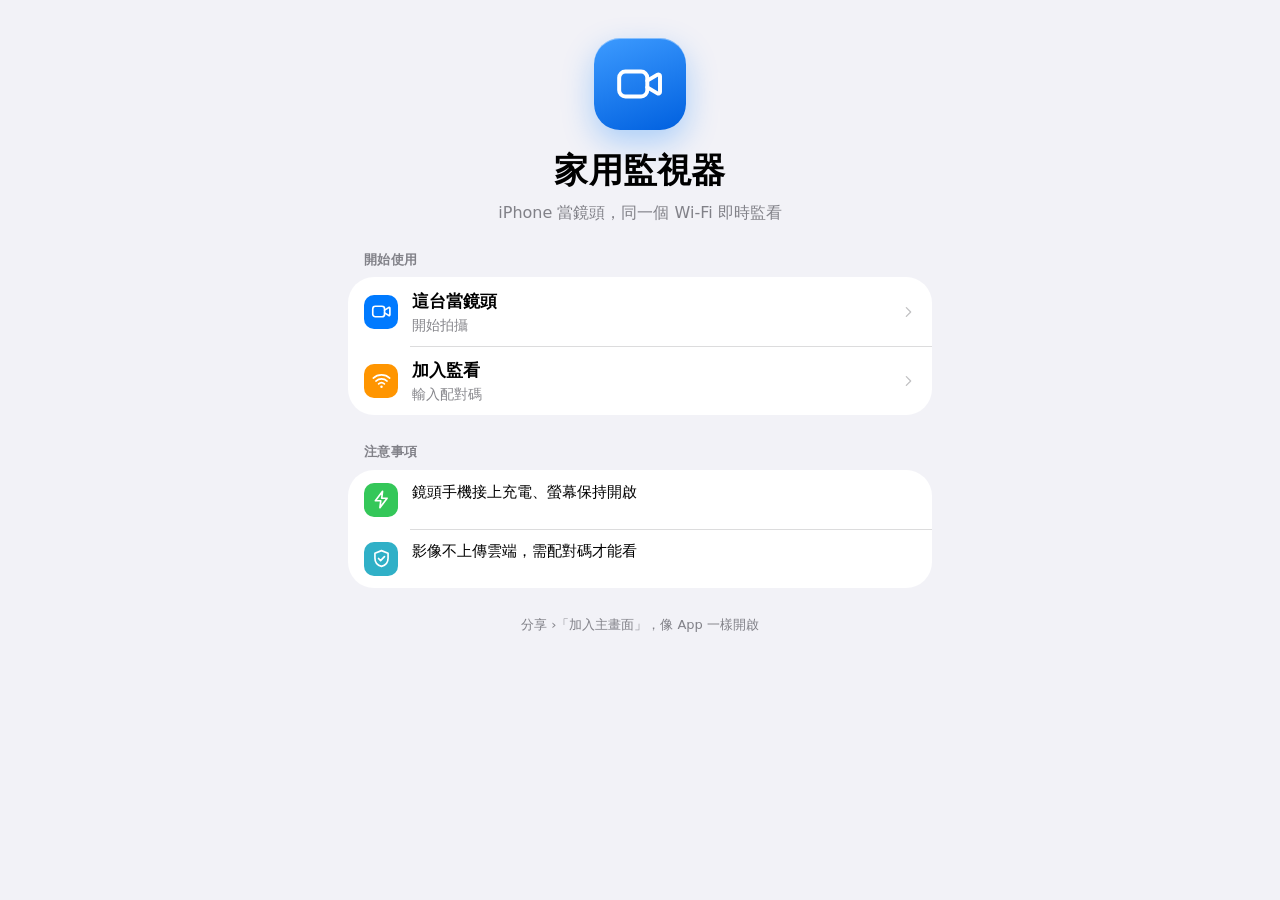
<file: index.html>
<!DOCTYPE html>
<html lang="zh-Hant">
<head>
  <meta charset="utf-8">
  <meta name="viewport" content="width=device-width, initial-scale=1, viewport-fit=cover">
  <meta name="apple-mobile-web-app-capable" content="yes">
  <meta name="mobile-web-app-capable" content="yes">
  <meta name="apple-mobile-web-app-status-bar-style" content="default">
  <meta name="apple-mobile-web-app-title" content="家用監視器">
  <meta name="theme-color" content="#f2f2f7" media="(prefers-color-scheme: light)">
  <meta name="theme-color" content="#000000" media="(prefers-color-scheme: dark)">
  <meta name="referrer" content="no-referrer">
  <link rel="apple-touch-icon" href="icons/icon-180.png">
  <link rel="icon" href="icons/icon-192.png">
  <link rel="manifest" href="manifest.webmanifest">
  <title>家用監視器</title>
  <link rel="stylesheet" href="css/style.css?v=14">
</head>
<body class="page-home">
  <main class="home">
    <header class="hero">
      <div class="app-icon"><svg class="ic"><use href="icons/sprite.svg?v=14#cam"/></svg></div>
      <h1>家用監視器</h1>
      <p>iPhone 當鏡頭，同一個 Wi-Fi 即時監看</p>
    </header>

    <section class="group">
      <h2 class="group-title">開始使用</h2>
      <div class="list">
        <a class="list-row" href="camera.html" id="goCamera">
          <span class="row-icon blue"><svg class="ic"><use href="icons/sprite.svg?v=14#cam"/></svg></span>
          <span class="row-text"><b>這台當鏡頭</b><small id="camDesc">開始拍攝</small></span>
          <svg class="chev"><use href="icons/sprite.svg?v=14#chev"/></svg>
        </a>
        <a class="list-row hidden" href="viewer.html" id="goViewer">
          <span class="row-icon green"><svg class="ic"><use href="icons/sprite.svg?v=14#play"/></svg></span>
          <span class="row-text"><b>繼續監看</b><small>回到上次的房間</small></span>
          <svg class="chev"><use href="icons/sprite.svg?v=14#chev"/></svg>
        </a>
        <button type="button" class="list-row" id="goJoin">
          <span class="row-icon orange"><svg class="ic"><use href="icons/sprite.svg?v=14#wifi"/></svg></span>
          <span class="row-text"><b>加入監看</b><small>輸入配對碼</small></span>
          <svg class="chev"><use href="icons/sprite.svg?v=14#chev"/></svg>
        </button>
      </div>
    </section>

    <section class="group">
      <h2 class="group-title">注意事項</h2>
      <div class="list">
        <div class="list-row static"><span class="row-icon green"><svg class="ic"><use href="icons/sprite.svg?v=14#bolt"/></svg></span><span class="row-text">鏡頭手機接上充電、螢幕保持開啟</span></div>
        <div class="list-row static"><span class="row-icon teal"><svg class="ic"><use href="icons/sprite.svg?v=14#shield"/></svg></span><span class="row-text">影像不上傳雲端，需配對碼才能看</span></div>
      </div>
    </section>
    <p class="footnote">分享 ›「加入主畫面」，像 App 一樣開啟</p>
  </main>

  <!-- 加入監看 -->
  <div id="joinModal" class="modal hidden" role="dialog" aria-modal="true" aria-labelledby="joinTitle">
    <div class="card">
      <div class="sheet-head">
        <h2 id="joinTitle">加入監看</h2>
        <button type="button" class="icon-btn" id="btnJoinClose" aria-label="關閉"><svg class="ic"><use href="icons/sprite.svg?v=14#xmark"/></svg></button>
      </div>
      <div class="join-status"><div class="spinner small-spinner" id="joinSpinner"></div><p id="joinStatus"></p></div>
      <div id="roomList" class="room-list"></div>
      <form id="pinForm" class="hidden" autocomplete="off">
        <p class="note">房間：<b id="pinRoom"></b></p>
        <input type="text" id="pinInput" class="pin-input" inputmode="numeric" pattern="[0-9]*" maxlength="4"
               placeholder="····" aria-label="4 位數配對碼" autocomplete="off">
        <p class="error" id="pinError"></p>
        <div class="row">
          <button type="button" id="btnPinBack">返回</button>
          <button type="submit" class="primary">加入</button>
        </div>
      </form>
      <div class="row">
        <button type="button" id="btnRetry" class="hidden"><svg class="ic"><use href="icons/sprite.svg?v=14#retry"/></svg>重新搜尋</button>
      </div>
    </div>
  </div>

  <script src="vendor/peerjs.min.js?v=14"></script>
  <script src="js/config.js?v=14"></script>
  <script src="js/common.js?v=14"></script>
  <script src="js/join.js?v=14"></script>
  <script>
    (function () {
      function get(n) { try { return JSON.parse(localStorage.getItem('ipcam.' + n)); } catch (e) { return null; } }
      var ok = function (k) { return typeof k === 'string' && /^[A-Za-z0-9_-]{16,64}$/.test(k); };
      var vk = get('view.key');
      if (ok(vk)) {
        var v = document.getElementById('goViewer');
        v.href = 'viewer.html#k=' + vk;
        v.classList.remove('hidden');
      }
      var ck = get('cam.key');
      if (ok(ck)) {
        document.getElementById('goCamera').href = 'camera.html#k=' + ck;
        document.getElementById('camDesc').textContent = '繼續上次的房間';
      }
    })();
  </script>
</body>
</html>
</file>
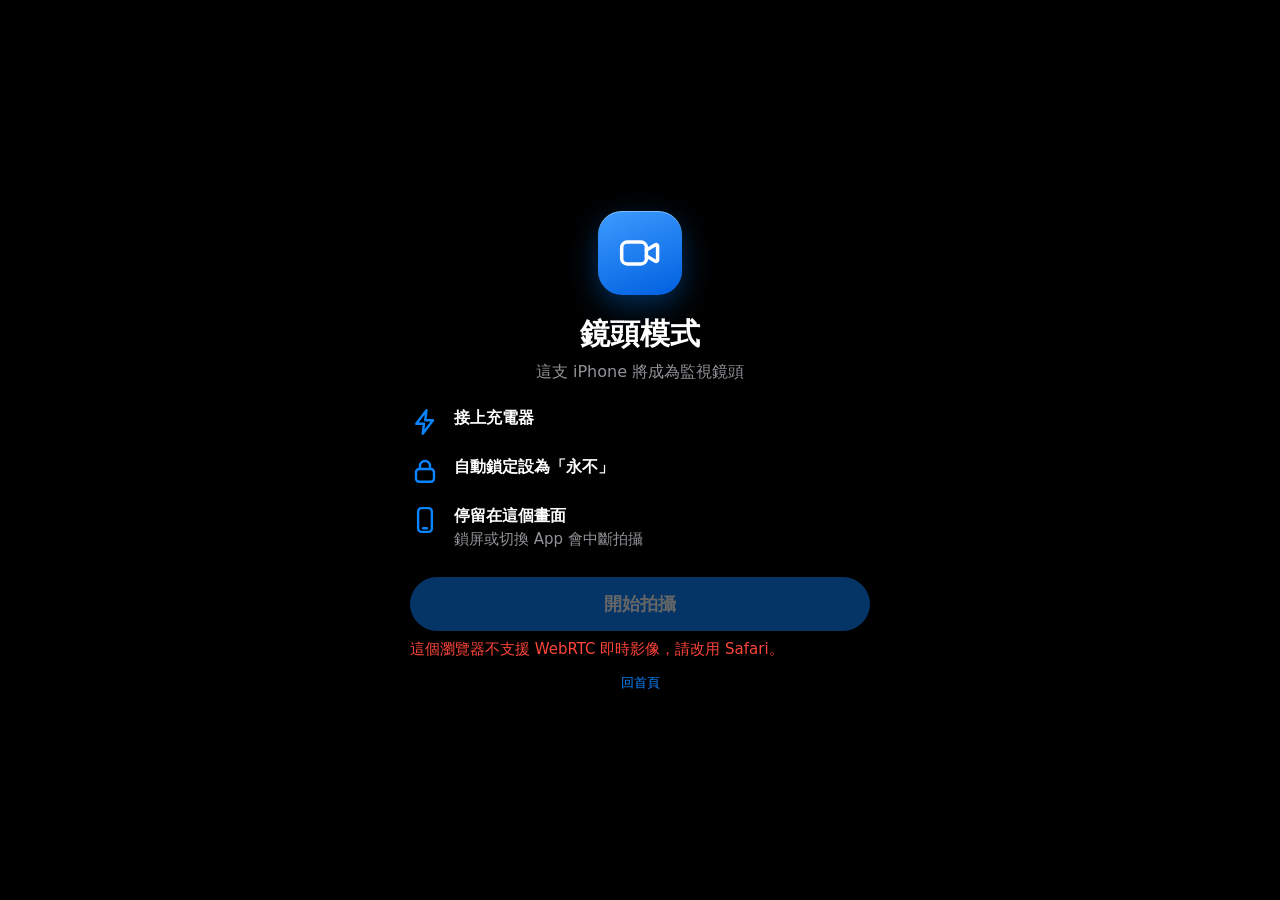
<file: camera.html>
<!DOCTYPE html>
<html lang="zh-Hant">
<head>
  <meta charset="utf-8">
  <meta name="viewport" content="width=device-width, initial-scale=1, viewport-fit=cover">
  <meta name="apple-mobile-web-app-capable" content="yes">
  <meta name="mobile-web-app-capable" content="yes">
  <meta name="apple-mobile-web-app-status-bar-style" content="black-translucent">
  <meta name="apple-mobile-web-app-title" content="監視鏡頭">
  <meta name="theme-color" content="#000000">
  <meta name="referrer" content="no-referrer">
  <link rel="apple-touch-icon" href="icons/icon-180.png">
  <link rel="icon" href="icons/icon-192.png">
  <link rel="manifest" href="manifest.webmanifest">
  <title>鏡頭｜家用監視器</title>
  <link rel="stylesheet" href="css/style.css?v=14">
</head>
<body class="page-camera theme-dark">
  <video id="preview" autoplay playsinline muted></video>

  <header class="topbar">
    <div class="chip glass" id="status"><span class="dot wait"></span><span id="statusText">準備中</span></div>
    <div class="chip glass" id="camName">鏡頭</div>
    <div class="chip glass" id="viewerCount" title="正在監看的裝置數"><svg class="ic"><use href="icons/sprite.svg?v=14#eye"/></svg><span id="viewerNum">0</span></div>
    <div class="chip glass hidden" id="pinChip" title="配對碼"><svg class="ic"><use href="icons/sprite.svg?v=14#key"/></svg><b id="pinText">----</b></div>
  </header>

  <nav class="dock glass" id="toolbar" aria-label="鏡頭控制">
    <button type="button" class="dock-btn" id="btnFlip" aria-label="切換前後鏡頭"><svg class="ic"><use href="icons/sprite.svg?v=14#flip"/></svg></button>
    <label class="dock-pill" for="selQuality">
      <select id="selQuality" aria-label="畫質">
        <option value="480">480p</option>
        <option value="720">720p</option>
        <option value="1080">1080p</option>
      </select>
    </label>
    <button type="button" class="dock-btn" id="btnMic" aria-label="麥克風"><svg class="ic"><use href="icons/sprite.svg?v=14#mic"/></svg></button>
    <button type="button" class="dock-btn" id="btnBlack" aria-label="黑畫面省電"><svg class="ic"><use href="icons/sprite.svg?v=14#moon"/></svg></button>
    <span class="dock-sep"></span>
    <button type="button" class="dock-btn" id="btnQR" aria-label="QR Code 與配對碼"><svg class="ic"><use href="icons/sprite.svg?v=14#qr"/></svg></button>
    <button type="button" class="dock-btn" id="btnSettings" aria-label="設定"><svg class="ic"><use href="icons/sprite.svg?v=14#gear"/></svg></button>
  </nav>

  <div id="blackout" class="blackout hidden">
    <div class="blackout-hint" id="blackoutHint">拍攝中<br>連點兩下回到畫面</div>
  </div>

  <!-- 開始畫面 -->
  <div id="startOverlay" class="overlay">
    <div class="card">
      <div class="hero-icon"><svg class="ic"><use href="icons/sprite.svg?v=14#cam"/></svg></div>
      <h1>鏡頭模式</h1>
      <p class="lead">這支 iPhone 將成為監視鏡頭</p>
      <p id="joinNote" class="note hidden" style="text-align:center">加入既有的房間</p>
      <ul class="features">
        <li><svg class="ic"><use href="icons/sprite.svg?v=14#bolt"/></svg><div><b>接上充電器</b></div></li>
        <li><svg class="ic"><use href="icons/sprite.svg?v=14#lock"/></svg><div><b>自動鎖定設為「永不」</b></div></li>
        <li><svg class="ic"><use href="icons/sprite.svg?v=14#phone"/></svg><div><b>停留在這個畫面</b><span>鎖屏或切換 App 會中斷拍攝</span></div></li>
      </ul>
      <button type="button" class="primary cta" id="btnStart">開始拍攝</button>
      <p id="startError" class="error hidden"></p>
      <p class="small"><a href="index.html">回首頁</a></p>
    </div>
  </div>

  <!-- QR Code 視窗 -->
  <div id="qrModal" class="modal hidden" role="dialog" aria-modal="true" aria-labelledby="qrTitle">
    <div class="card">
      <div class="sheet-head">
        <h2 id="qrTitle">邀請裝置</h2>
        <button type="button" class="icon-btn" data-close aria-label="關閉"><svg class="ic" style="pointer-events:none"><use href="icons/sprite.svg?v=14#xmark"/></svg></button>
      </div>
      <div class="tabs">
        <button type="button" class="tab active" data-tab="view">監看</button>
        <button type="button" class="tab" data-tab="join">加入其他鏡頭</button>
      </div>
      <div class="qr" id="qrBox"></div>
      <p class="note" id="qrDesc"></p>
      <p class="note pin-note" id="pinNote"></p>
      <div class="row">
        <button type="button" id="btnCopy">複製連結</button>
        <button type="button" class="primary" data-close>完成</button>
      </div>
    </div>
  </div>

  <!-- 設定視窗 -->
  <div id="settingsModal" class="modal hidden" role="dialog" aria-modal="true" aria-labelledby="setTitle">
    <div class="card">
      <div class="sheet-head">
        <h2 id="setTitle">鏡頭設定</h2>
        <button type="button" class="icon-btn" data-close aria-label="關閉"><svg class="ic" style="pointer-events:none"><use href="icons/sprite.svg?v=14#xmark"/></svg></button>
      </div>
      <label class="field">鏡頭名稱
        <input type="text" id="inpName" maxlength="20" placeholder="例如：客廳、嬰兒房">
      </label>
      <p class="note">房間代號 <b id="roomCode">----</b>　·　位置 <b id="slotNo">-</b>　·　配對碼 <b id="pinText2">----</b></p>
      <p class="small">網路代碼 <b id="netCodes">偵測中…</b></p>
      <div class="row">
        <button type="button" class="danger" id="btnNewRoom">建立新房間</button>
        <button type="button" class="primary" data-close>完成</button>
      </div>
      <p class="small">建立新房間後，所有裝置需重新加入。</p>
    </div>
  </div>

  <script src="vendor/peerjs.min.js?v=14"></script>
  <script src="vendor/qrcode.js?v=14"></script>
  <script src="js/config.js?v=14"></script>
  <script src="js/common.js?v=14"></script>
  <script src="js/camera.js?v=14"></script>
</body>
</html>
</file>
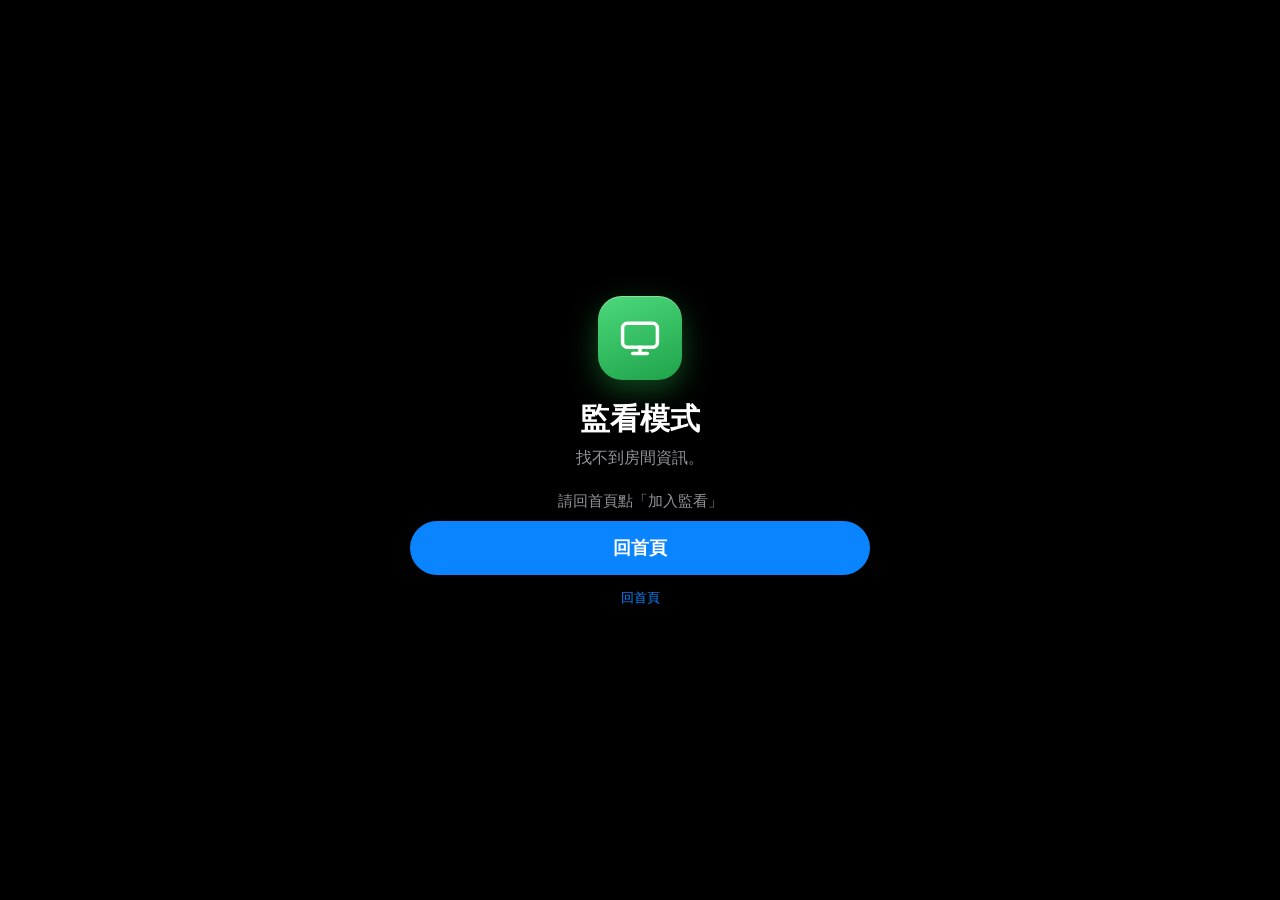
<file: viewer.html>
<!DOCTYPE html>
<html lang="zh-Hant">
<head>
  <meta charset="utf-8">
  <meta name="viewport" content="width=device-width, initial-scale=1, viewport-fit=cover">
  <meta name="apple-mobile-web-app-capable" content="yes">
  <meta name="mobile-web-app-capable" content="yes">
  <meta name="apple-mobile-web-app-status-bar-style" content="black-translucent">
  <meta name="apple-mobile-web-app-title" content="監看">
  <meta name="theme-color" content="#000000">
  <meta name="referrer" content="no-referrer">
  <link rel="apple-touch-icon" href="icons/icon-180.png">
  <link rel="icon" href="icons/icon-192.png">
  <link rel="manifest" href="manifest.webmanifest">
  <title>監看｜家用監視器</title>
  <link rel="stylesheet" href="css/style.css?v=14">
</head>
<body class="page-viewer theme-dark">
  <main id="grid" class="grid" data-count="0"></main>
  <div id="empty" class="empty">
    <div class="spinner"></div>
    <p id="emptyText">正在尋找鏡頭…</p>
    <span class="small">請確認鏡頭手機正在拍攝</span>
  </div>

  <header class="vtop">
    <div class="chip glass" id="status"><span class="dot wait"></span><span id="statusText">準備中</span></div>
  </header>

  <button type="button" id="alarmBar" class="alarm-bar hidden">
    <svg class="ic"><use href="icons/sprite.svg?v=14#belloff"/></svg>
    <span class="row-text"><b>停止警報</b><small id="alarmCams"></small></span>
  </button>

  <nav class="dock glass" aria-label="監看控制">
    <a class="dock-btn btn" href="index.html" aria-label="回首頁" style="background:transparent"><svg class="ic"><use href="icons/sprite.svg?v=14#house"/></svg></a>
    <span class="dock-sep"></span>
    <button type="button" class="dock-btn" id="btnSound" aria-label="警示音開關"><svg class="ic"><use href="icons/sprite.svg?v=14#bell"/></svg></button>
    <button type="button" class="dock-btn" id="btnMotion" aria-label="移動偵測設定"><svg class="ic"><use href="icons/sprite.svg?v=14#motion"/></svg></button>
    <button type="button" class="dock-btn" id="btnLog" aria-label="移動紀錄"><svg class="ic"><use href="icons/sprite.svg?v=14#list"/></svg><span class="badge hidden" id="logBadge">0</span></button>
    <button type="button" class="dock-btn" id="btnShare" aria-label="邀請其他監看裝置"><svg class="ic"><use href="icons/sprite.svg?v=14#share"/></svg></button>
  </nav>

  <!-- 開始畫面 -->
  <div id="startOverlay" class="overlay">
    <div class="card">
      <div class="hero-icon green"><svg class="ic"><use href="icons/sprite.svg?v=14#tv"/></svg></div>
      <h1>監看模式</h1>
      <div id="noKey" class="hidden">
        <p class="lead">找不到房間資訊。</p>
        <p class="note" style="text-align:center">請回首頁點「加入監看」</p>
        <a class="btn primary cta" href="index.html" style="color:#fff;background:var(--blue)">回首頁</a>
      </div>
      <div id="hasKey">
        <p class="lead">即時觀看所有鏡頭</p>
        <ul class="features">
          <li><svg class="ic"><use href="icons/sprite.svg?v=14#plus"/></svg><div><b>點畫面放大</b></div></li>
          <li><svg class="ic"><use href="icons/sprite.svg?v=14#spk"/></svg><div><b>點喇叭聽聲音</b></div></li>
          <li><svg class="ic"><use href="icons/sprite.svg?v=14#motion"/></svg><div><b>有動靜會響鈴提醒</b><span>需保持此畫面開啟</span></div></li>
        </ul>
        <button type="button" class="primary cta" id="btnStart">開始監看</button>
      </div>
      <p id="startError" class="error hidden"></p>
      <p class="small"><a href="index.html">回首頁</a></p>
    </div>
  </div>

  <!-- 移動偵測設定 -->
  <div id="motionModal" class="modal hidden" role="dialog" aria-modal="true" aria-labelledby="motionTitle">
    <div class="card">
      <div class="sheet-head">
        <h2 id="motionTitle">移動偵測</h2>
        <button type="button" class="icon-btn" data-close aria-label="關閉"><svg class="ic"><use href="icons/sprite.svg?v=14#xmark"/></svg></button>
      </div>
      <label class="switch"><input type="checkbox" id="chkMotion">啟用移動偵測</label>
      <label class="switch"><input type="checkbox" id="chkSound">偵測到時發出警示音</label>
      <label class="field">靈敏度　<b id="sensVal" style="color:var(--label)">5</b>
        <input type="range" id="rngSens" min="1" max="10" step="1">
        <span class="range-labels"><span>低</span><span>高</span></span>
        <span class="motion-level" id="motionLevel">等待畫面…</span>
      </label>
      <label class="field">警示音長度　<b id="alarmSecVal" style="color:var(--label)">1 秒</b>
        <input type="range" id="rngAlarmSec" min="1" max="60" step="1">
        <span class="range-labels"><span>1 秒</span><span>60 秒</span></span>
      </label>
      <div class="field">警示音
        <div class="tabs" id="alarmStyleTabs" style="margin:8px 0 0">
          <button type="button" class="tab" data-style="beep">嗶嗶聲</button>
          <button type="button" class="tab" data-style="siren">警笛</button>
          <button type="button" class="tab" data-style="chime">鈴聲</button>
        </div>
      </div>
      <p class="small">持續有動靜會繼續響；按「停止警報」後暫停 15 秒</p>
      <div class="row">
        <button type="button" id="btnTestBeep">試聽</button>
        <button type="button" class="primary" data-close>完成</button>
      </div>
    </div>
  </div>

  <!-- 移動紀錄 -->
  <div id="logModal" class="modal hidden" role="dialog" aria-modal="true" aria-labelledby="logTitle">
    <div class="card">
      <div class="sheet-head">
        <h2 id="logTitle">移動紀錄</h2>
        <button type="button" class="icon-btn" data-close aria-label="關閉"><svg class="ic"><use href="icons/sprite.svg?v=14#xmark"/></svg></button>
      </div>
      <ul class="log" id="logList"></ul>
      <div class="row">
        <button type="button" class="danger" id="btnClearLog">清除紀錄</button>
        <button type="button" class="primary" data-close>完成</button>
      </div>
    </div>
  </div>

  <!-- 邀請其他監看裝置 -->
  <div id="shareModal" class="modal hidden" role="dialog" aria-modal="true" aria-labelledby="shareTitle">
    <div class="card">
      <div class="sheet-head">
        <h2 id="shareTitle">邀請裝置</h2>
        <button type="button" class="icon-btn" data-close aria-label="關閉"><svg class="ic"><use href="icons/sprite.svg?v=14#xmark"/></svg></button>
      </div>
      <div class="qr" id="qrBox"></div>
      <p class="note">用「相機」App 掃描即可監看</p>
      <p class="note pin-note">或在首頁點「加入監看」，輸入配對碼 <b id="sharePin">----</b></p>
      <div class="row"><button type="button" class="primary" data-close>完成</button></div>
    </div>
  </div>

  <script src="vendor/peerjs.min.js?v=14"></script>
  <script src="vendor/qrcode.js?v=14"></script>
  <script src="js/config.js?v=14"></script>
  <script src="js/common.js?v=14"></script>
  <script src="js/viewer.js?v=14"></script>
</body>
</html>
</file>
<file: css/style.css>
/* =========================================================
   家用監視器 — 介面樣式
   設計語言：iOS 27（WWDC 2026）改良版 Liquid Glass
   - 控制與導覽層使用半透明玻璃，浮在內容之上；內容層不加玻璃
   - 邊框清楚、陰影節制；玻璃不疊玻璃
   - 膠囊形按鈕、同心圓角、SF 字級
   ========================================================= */

/* ---------- 色彩與材質（淺色） ---------- */
:root {
  color-scheme: light dark;
  --blue: #007aff; --green: #34c759; --red: #ff3b30; --orange: #ff9500; --yellow: #ffcc00;
  --indigo: #5856d6; --teal: #30b0c7; --gray: #8e8e93;
  --bg: #f2f2f7;               /* systemGroupedBackground */
  --bg2: #ffffff;              /* secondarySystemGroupedBackground */
  --fill: rgba(120, 120, 128, .16);
  --fill2: rgba(120, 120, 128, .24);
  --label: #000000;
  --label2: rgba(60, 60, 67, .62);
  --label3: rgba(60, 60, 67, .32);
  --sep: rgba(60, 60, 67, .18);
  --glass: rgba(255, 255, 255, .62);
  --glass-strong: rgba(250, 250, 252, .86);
  --glass-edge: rgba(255, 255, 255, .78);
  --glass-line: rgba(0, 0, 0, .08);
  --glass-hi: rgba(255, 255, 255, .9);
  --shadow: 0 8px 28px rgba(0, 0, 0, .10);
  --scrim: rgba(0, 0, 0, .28);
  --safe-t: env(safe-area-inset-top, 0px);
  --safe-b: env(safe-area-inset-bottom, 0px);
  --safe-l: env(safe-area-inset-left, 0px);
  --safe-r: env(safe-area-inset-right, 0px);
  --font: -apple-system, BlinkMacSystemFont, "SF Pro Text", "SF Pro Display", "PingFang TC", "Heiti TC", "Microsoft JhengHei", system-ui, sans-serif;
}

/* ---------- 深色：首頁跟隨系統；監看與鏡頭固定深色 ---------- */
@media (prefers-color-scheme: dark) {
  :root {
    --blue: #0a84ff; --green: #30d158; --red: #ff453a; --orange: #ff9f0a; --yellow: #ffd60a;
    --indigo: #5e5ce6; --teal: #40c8e0;
    --bg: #000000; --bg2: #1c1c1e;
    --fill: rgba(120, 120, 128, .32); --fill2: rgba(120, 120, 128, .44);
    --label: #ffffff; --label2: rgba(235, 235, 245, .62); --label3: rgba(235, 235, 245, .3);
    --sep: rgba(84, 84, 88, .55);
    --glass: rgba(58, 58, 62, .52); --glass-strong: rgba(36, 36, 40, .88);
    --glass-edge: rgba(255, 255, 255, .2); --glass-line: rgba(255, 255, 255, .06); --glass-hi: rgba(255, 255, 255, .16);
    --shadow: 0 8px 28px rgba(0, 0, 0, .4); --scrim: rgba(0, 0, 0, .5);
  }
}
.theme-dark {
  color-scheme: dark;
  --blue: #0a84ff; --green: #30d158; --red: #ff453a; --orange: #ff9f0a; --yellow: #ffd60a;
  --indigo: #5e5ce6; --teal: #40c8e0;
  --bg: #000000; --bg2: #1c1c1e;
  --fill: rgba(120, 120, 128, .32); --fill2: rgba(120, 120, 128, .44);
  --label: #ffffff; --label2: rgba(235, 235, 245, .62); --label3: rgba(235, 235, 245, .3);
  --sep: rgba(84, 84, 88, .55);
  --glass: rgba(50, 50, 54, .5); --glass-strong: rgba(30, 30, 34, .9);
  --glass-edge: rgba(255, 255, 255, .2); --glass-line: rgba(255, 255, 255, .06); --glass-hi: rgba(255, 255, 255, .16);
  --shadow: 0 8px 28px rgba(0, 0, 0, .45); --scrim: rgba(0, 0, 0, .55);
}

/* ---------- 基礎 ---------- */
* { box-sizing: border-box; -webkit-tap-highlight-color: transparent; }
html, body { margin: 0; height: 100%; }
body {
  background: var(--bg); color: var(--label); font: 17px/1.42 var(--font);
  -webkit-font-smoothing: antialiased; -webkit-text-size-adjust: 100%; overflow: hidden;
  -webkit-user-select: none; user-select: none;
}
a { color: var(--blue); text-decoration: none; }
.hidden { display: none !important; }
.small { font-size: 13px; color: var(--label2); }
.note { font-size: 15px; color: var(--label2); margin: 8px 0; }
.error { font-size: 15px; color: var(--red); margin: 8px 0; }
.muted { color: var(--label2); }
.ic { width: 22px; height: 22px; flex: none; display: block; }
button svg, .btn svg { pointer-events: none; }
.vh { position: absolute; width: 1px; height: 1px; overflow: hidden; clip: rect(0 0 0 0); white-space: nowrap; }

/* ---------- 玻璃材質（只用在控制／導覽層） ---------- */
.glass {
  background: var(--glass);
  -webkit-backdrop-filter: blur(24px) saturate(185%); backdrop-filter: blur(24px) saturate(185%);
  border: 1px solid var(--glass-edge);
  box-shadow: inset 0 1px 0 var(--glass-hi), 0 0 0 .5px var(--glass-line), var(--shadow);
}

/* ---------- 按鈕 ---------- */
button, .btn {
  font: inherit; font-size: 17px; font-weight: 600; color: var(--blue);
  background: var(--fill); border: 0; border-radius: 999px; padding: 12px 20px; min-height: 48px;
  cursor: pointer; display: inline-flex; align-items: center; justify-content: center; gap: 8px;
  transition: transform .15s ease, opacity .15s ease, background-color .2s ease;
}
button:active, .btn:active { transform: scale(.96); opacity: .85; }
button:disabled { opacity: .4; }
button.primary { background: var(--blue); color: #fff; }
button.danger { background: color-mix(in srgb, var(--red) 15%, transparent); color: var(--red); }
.icon-btn { width: 44px; height: 44px; min-height: 44px; padding: 0; border-radius: 50%; color: var(--label); }
.row { display: flex; gap: 10px; margin-top: 18px; flex-wrap: wrap; }
.row > button { flex: 1 1 0; }

/* ---------- 狀態膠囊 ---------- */
.chip {
  display: inline-flex; align-items: center; gap: 7px; height: 36px; padding: 0 14px; border-radius: 999px;
  font-size: 14px; font-weight: 600; color: var(--label); white-space: nowrap; max-width: 64vw; overflow: hidden; text-overflow: ellipsis;
}
.chip .ic { width: 17px; height: 17px; }
.dot { width: 8px; height: 8px; border-radius: 50%; background: var(--gray); flex: none; }
.dot.ok { background: var(--green); box-shadow: 0 0 0 3px color-mix(in srgb, var(--green) 25%, transparent); }
.dot.wait { background: var(--orange); animation: pulse 1.3s ease-in-out infinite; }
.dot.err { background: var(--red); }
@keyframes pulse { 50% { opacity: .35; } }
.chip.warn { color: var(--orange); }
.chip.warn::after { content: '!'; font-weight: 800; margin-left: 2px; }

/* ---------- 底部浮動玻璃按鈕列（Dock） ---------- */
.dock {
  position: fixed; left: 50%; transform: translateX(-50%); bottom: calc(14px + var(--safe-b)); z-index: 20;
  display: flex; align-items: center; gap: 4px; padding: 6px; border-radius: 999px; max-width: calc(100vw - 24px);
}
.dock-btn {
  position: relative; width: 52px; height: 52px; min-height: 52px; padding: 0; border-radius: 50%;
  background: transparent; color: var(--label);
}
.dock-btn .ic { width: 24px; height: 24px; }
.dock-btn:active { background: var(--fill); }
.dock-btn.off { color: var(--label2); }
.dock-btn.alert { color: var(--red); }
.dock-sep { width: 1px; height: 26px; background: var(--sep); margin: 0 2px; flex: none; }
.dock-pill {
  height: 40px; min-width: 64px; padding: 0 12px; margin: 0 2px; border-radius: 999px; background: var(--fill);
  display: inline-flex; align-items: center; justify-content: center; position: relative;
}
.dock-pill select {
  font: inherit; font-size: 15px; font-weight: 700; color: var(--label); background: transparent; border: 0;
  -webkit-appearance: none; appearance: none; text-align: center; text-align-last: center; padding: 0; outline: none;
}
.badge {
  position: absolute; top: 4px; right: 2px; min-width: 18px; height: 18px; padding: 0 5px; border-radius: 9px;
  background: var(--red); color: #fff; font-size: 11px; font-weight: 700; line-height: 18px; text-align: center;
}

/* ---------- 底部單（Sheet）／視窗 ---------- */
.modal {
  position: fixed; inset: 0; z-index: 60; display: flex; align-items: flex-end; justify-content: center;
  background: var(--scrim); animation: fade .2s ease;
}
.modal > .card {
  width: 100%; max-width: 520px; max-height: calc(100% - var(--safe-t) - 24px); overflow-y: auto;
  background: var(--glass-strong);
  -webkit-backdrop-filter: blur(30px) saturate(180%); backdrop-filter: blur(30px) saturate(180%);
  border: 1px solid var(--glass-edge); border-bottom: 0;
  border-radius: 32px 32px 0 0; padding: 10px 22px calc(22px + var(--safe-b));
  box-shadow: inset 0 1px 0 var(--glass-hi), 0 -10px 40px rgba(0, 0, 0, .18);
  animation: rise .32s cubic-bezier(.2, .9, .3, 1); -webkit-user-select: text; user-select: text;
}
.modal > .card::before {
  content: ''; display: block; width: 38px; height: 5px; border-radius: 3px; background: var(--label3); margin: 0 auto 14px;
}
@media (min-width: 640px) {
  .modal { align-items: center; }
  .modal > .card { border-radius: 32px; border-bottom: 1px solid var(--glass-edge); padding-bottom: 22px; }
  .modal > .card::before { display: none; }
}
@keyframes rise { from { transform: translateY(40px); opacity: 0; } }
@keyframes fade { from { opacity: 0; } }
.card h2, .sheet-title { font-size: 22px; font-weight: 700; letter-spacing: .2px; margin: 4px 0 14px; }
.sheet-head { display: flex; align-items: center; justify-content: space-between; gap: 12px; margin-bottom: 6px; }
.sheet-head h2 { margin: 0; }

/* 分段控制（Segmented control） */
.tabs { display: flex; padding: 3px; gap: 2px; background: var(--fill); border-radius: 999px; margin-bottom: 16px; }
.tab { flex: 1; min-height: 38px; padding: 6px 10px; font-size: 15px; font-weight: 600; color: var(--label); background: transparent; }
.tab .ic { width: 18px; height: 18px; }
.tab.active { background: var(--bg2); box-shadow: 0 2px 8px rgba(0, 0, 0, .14); }
.theme-dark .tab.active { background: #636366; }

.qr { background: #fff; border-radius: 24px; padding: 12px; margin: 0 auto; width: min(100%, 280px); aspect-ratio: 1; }
.qr svg { width: 100%; height: 100%; display: block; }
.pin-note { color: var(--orange); font-weight: 600; }

/* 表單：文字欄位、iOS 開關、滑桿 */
.field { display: block; margin: 14px 0; font-size: 15px; color: var(--label2); }
.field input[type=text] {
  display: block; width: 100%; margin-top: 8px; font: inherit; font-size: 17px; color: var(--label);
  background: var(--fill); border: 0; border-radius: 14px; padding: 13px 16px; outline: none;
}
.field input[type=text]:focus { box-shadow: 0 0 0 2px var(--blue); }
.switch {
  display: flex; align-items: center; justify-content: space-between; gap: 12px; padding: 12px 0;
  font-size: 17px; border-bottom: .5px solid var(--sep);
}
.switch input {
  -webkit-appearance: none; appearance: none; width: 51px; height: 31px; border-radius: 999px; margin: 0;
  background: var(--fill2); position: relative; flex: none; transition: background .2s ease; order: 2;
}
.switch input::after {
  content: ''; position: absolute; top: 2px; left: 2px; width: 27px; height: 27px; border-radius: 50%;
  background: #fff; box-shadow: 0 2px 6px rgba(0, 0, 0, .25); transition: transform .22s cubic-bezier(.3, .9, .3, 1);
}
.switch input:checked { background: var(--green); }
.switch input:checked::after { transform: translateX(20px); }
input[type=range] { -webkit-appearance: none; appearance: none; width: 100%; height: 30px; background: transparent; margin-top: 6px; }
input[type=range]::-webkit-slider-runnable-track { height: 4px; border-radius: 2px; background: var(--fill2); }
input[type=range]::-webkit-slider-thumb {
  -webkit-appearance: none; width: 28px; height: 28px; border-radius: 50%; background: #fff; margin-top: -12px;
  box-shadow: 0 2px 8px rgba(0, 0, 0, .3), 0 0 0 .5px rgba(0, 0, 0, .06);
}
.range-labels { display: flex; justify-content: space-between; font-size: 12px; color: var(--label2); }

/* 提示訊息（玻璃） */
.toast {
  position: fixed; left: 50%; top: calc(64px + var(--safe-t)); transform: translate(-50%, -14px) scale(.96); opacity: 0;
  max-width: calc(100vw - 32px); padding: 11px 18px; border-radius: 999px; z-index: 100; pointer-events: none;
  font-size: 15px; font-weight: 600; color: var(--label); text-align: center;
  background: var(--glass-strong); -webkit-backdrop-filter: blur(24px) saturate(180%); backdrop-filter: blur(24px) saturate(180%);
  border: 1px solid var(--glass-edge); box-shadow: inset 0 1px 0 var(--glass-hi), var(--shadow);
  transition: opacity .25s ease, transform .3s cubic-bezier(.2, .9, .3, 1);
}
.toast.show { opacity: 1; transform: translate(-50%, 0) scale(1); }

.spinner { width: 34px; height: 34px; border-radius: 50%; border: 3px solid var(--fill2); border-top-color: var(--label2); animation: spin .9s linear infinite; }
.small-spinner { width: 20px; height: 20px; border-width: 2.5px; flex: none; }
@keyframes spin { to { transform: rotate(360deg); } }

/* ---------- 開始畫面（全螢幕歡迎頁） ---------- */
.overlay {
  position: fixed; inset: 0; z-index: 50; overflow-y: auto; background: var(--bg);
  display: flex; flex-direction: column; align-items: center;
  padding: calc(40px + var(--safe-t)) 24px calc(24px + var(--safe-b));
}
.overlay > .card { width: 100%; max-width: 460px; margin: auto 0; -webkit-user-select: text; user-select: text; }
.hero-icon {
  width: 84px; height: 84px; border-radius: 24px; margin: 0 auto 18px; display: flex; align-items: center; justify-content: center;
  color: #fff; background: linear-gradient(160deg, #3d9bff, #0060df);
  box-shadow: inset 0 1px 0 rgba(255, 255, 255, .35), 0 10px 30px color-mix(in srgb, var(--blue) 35%, transparent);
}
.hero-icon.green { background: linear-gradient(160deg, #4cd97b, #1fa34a); box-shadow: inset 0 1px 0 rgba(255, 255, 255, .35), 0 10px 30px color-mix(in srgb, var(--green) 35%, transparent); }
.hero-icon .ic { width: 44px; height: 44px; }
.overlay h1 { font-size: 30px; font-weight: 800; text-align: center; margin: 0 0 6px; letter-spacing: .2px; }
.overlay .lead { text-align: center; color: var(--label2); font-size: 16px; margin: 0 0 22px; }
.features { list-style: none; padding: 0; margin: 0 0 26px; display: grid; gap: 18px; }
.features li { display: flex; gap: 14px; align-items: flex-start; font-size: 16px; line-height: 1.45; }
.features .ic { width: 30px; height: 30px; color: var(--blue); margin-top: 1px; }
.features b { display: block; font-size: 16px; }
.features span { color: var(--label2); font-size: 15px; }
.cta { width: 100%; min-height: 54px; font-size: 18px; }
.overlay .small { text-align: center; margin-top: 14px; }

/* ---------- 首頁（分組清單） ---------- */
.page-home { overflow-y: auto; }
.home { max-width: 620px; margin: 0 auto; padding: calc(28px + var(--safe-t)) calc(18px + var(--safe-r)) calc(36px + var(--safe-b)) calc(18px + var(--safe-l)); }
.hero { text-align: center; margin: 10px 0 26px; }
.app-icon {
  width: 92px; height: 92px; border-radius: 26px; margin: 0 auto 16px; display: flex; align-items: center; justify-content: center;
  color: #fff; background: linear-gradient(160deg, #3d9bff 0%, #0060df 100%);
  box-shadow: inset 0 1px 0 rgba(255, 255, 255, .4), 0 12px 32px color-mix(in srgb, var(--blue) 30%, transparent);
}
.app-icon .ic { width: 50px; height: 50px; }
.hero h1 { font-size: 34px; font-weight: 800; letter-spacing: .3px; margin: 0 0 8px; }
.hero p { font-size: 16px; color: var(--label2); margin: 0 auto; max-width: 30em; }
.group { margin: 0 0 28px; }
.group-title { font-size: 13px; font-weight: 600; color: var(--label2); text-transform: uppercase; letter-spacing: .4px; margin: 0 16px 8px; }
.list { background: var(--bg2); border-radius: 26px; overflow: hidden; }
.list-row {
  display: flex; align-items: center; gap: 14px; width: 100%; min-height: 64px; padding: 12px 16px; margin: 0;
  background: transparent; border: 0; border-radius: 0; color: var(--label); text-align: left; font: inherit; font-weight: 400;
  position: relative; justify-content: flex-start;
}
.list-row + .list-row::before { content: ''; position: absolute; top: 0; right: 0; left: 62px; height: .5px; background: var(--sep); }
.list-row:active { transform: none; opacity: 1; background: var(--fill); }
.row-icon { width: 34px; height: 34px; border-radius: 10px; display: flex; align-items: center; justify-content: center; color: #fff; flex: none; }
.row-icon .ic { width: 21px; height: 21px; }
.row-icon.blue { background: var(--blue); } .row-icon.green { background: var(--green); } .row-icon.orange { background: var(--orange); }
.row-icon.indigo { background: var(--indigo); } .row-icon.red { background: var(--red); } .row-icon.teal { background: var(--teal); }
.row-icon.gray { background: var(--gray); }
.row-text { flex: 1; min-width: 0; display: flex; flex-direction: column; gap: 2px; }
.row-text b { font-size: 17px; font-weight: 600; }
.row-text small { font-size: 14px; color: var(--label2); line-height: 1.35; }
.chev { width: 16px; height: 16px; color: var(--label3); flex: none; }
.step { width: 26px; height: 26px; border-radius: 50%; background: var(--fill); color: var(--label); font-size: 14px; font-weight: 700; display: flex; align-items: center; justify-content: center; flex: none; }
.list-row.static { min-height: 54px; align-items: flex-start; }
.list-row.static .row-text { font-size: 15px; line-height: 1.45; }
.list-row.static .row-icon, .list-row.static .step { margin-top: 1px; }
.footnote { text-align: center; font-size: 13px; color: var(--label2); margin: 6px 16px 0; }

/* 加入監看 */
.join-status { display: flex; align-items: center; gap: 10px; min-height: 32px; }
#joinStatus { margin: 4px 0; font-size: 15px; color: var(--label2); white-space: pre-line; }
.room-list { background: var(--fill); border-radius: 22px; overflow: hidden; margin: 12px 0 0; }
.room-list:empty { display: none; }
.room {
  display: flex; align-items: center; gap: 14px; width: 100%; padding: 14px 16px; min-height: 64px; border-radius: 0;
  background: transparent; color: var(--label); text-align: left; font-weight: 400; justify-content: flex-start; position: relative;
}
.room + .room::before { content: ''; position: absolute; top: 0; left: 64px; right: 0; height: .5px; background: var(--sep); }
.room .row-text b { font-size: 17px; }
.pin-input {
  display: block; width: 100%; margin: 14px 0 4px; text-align: center; font: 700 40px/1.2 var(--font); letter-spacing: 18px; text-indent: 18px;
  font-variant-numeric: tabular-nums; color: var(--label); background: var(--fill); border: 0; border-radius: 20px; padding: 14px; outline: none;
}
.pin-input:focus { box-shadow: 0 0 0 2px var(--blue); }

/* ---------- 鏡頭端 ---------- */
.page-camera { background: #000; }
#preview { position: fixed; inset: 0; width: 100%; height: 100%; object-fit: contain; background: #000; }
#preview.mirror { transform: scaleX(-1); }
.topbar {
  position: fixed; z-index: 10; top: calc(10px + var(--safe-t)); left: calc(12px + var(--safe-l)); right: calc(12px + var(--safe-r));
  display: flex; gap: 8px; flex-wrap: wrap;
}
.blackout { position: fixed; inset: 0; background: #000; z-index: 40; display: flex; align-items: center; justify-content: center; }
.blackout-hint { color: #8e8e93; text-align: center; font-size: 15px; opacity: 0; transition: opacity .3s; }
.blackout-hint.show { opacity: 1; }

/* ---------- 監看端 ---------- */
.page-viewer { background: #000; }
.vtop {
  position: fixed; z-index: 20; top: calc(10px + var(--safe-t)); left: calc(12px + var(--safe-l)); right: calc(12px + var(--safe-r));
  display: flex; align-items: center; justify-content: space-between; gap: 8px; pointer-events: none;
}
.vtop > * { pointer-events: auto; }
.grid {
  position: fixed; inset: 0; display: grid; gap: 6px;
  padding: calc(56px + var(--safe-t)) calc(8px + var(--safe-r)) calc(86px + var(--safe-b)) calc(8px + var(--safe-l));
  grid-template-columns: 1fr; grid-auto-rows: 1fr;
}
.grid[data-count="0"] { display: none; }
.grid[data-count="3"], .grid[data-count="4"], .grid[data-count="5"], .grid[data-count="6"] { grid-template-columns: 1fr 1fr; }
@media (orientation: landscape) {
  .grid[data-count="2"] { grid-template-columns: 1fr 1fr; }
  .grid[data-count="5"], .grid[data-count="6"] { grid-template-columns: 1fr 1fr 1fr; }
}
.grid.has-focus { grid-template-columns: 1fr !important; }
/* 放大單一鏡頭時，其他畫面只是看不見，仍持續解碼，移動偵測照常運作 */
.grid.has-focus .tile:not(.focus) { position: fixed; left: 0; top: 0; width: 160px; height: 90px; opacity: 0; pointer-events: none; z-index: -1; }
.tile { position: relative; min-height: 0; border-radius: 24px; overflow: hidden; background: #111113; }
.tile::after { content: ''; position: absolute; inset: 0; border-radius: inherit; border: 3px solid transparent; pointer-events: none; transition: border-color .2s; }
.tile video { position: absolute; inset: 0; width: 100%; height: 100%; object-fit: contain; background: #000; }
.tile-label {
  position: absolute; left: 10px; top: 10px; height: 32px; padding: 0 12px; gap: 7px; font-size: 14px; max-width: calc(100% - 20px);
}
.tile-label .name { overflow: hidden; text-overflow: ellipsis; }
.tile-label .mic { display: inline-flex; color: var(--orange); }
.tile-label .mic .ic { width: 16px; height: 16px; }
.tile.live .tile-label .dot { background: var(--green); }
.tile.offline .tile-label .dot { background: var(--red); }
.tile.connecting .tile-label .dot { background: var(--orange); animation: pulse 1.3s infinite; }
.tile-state { position: absolute; inset: 0; display: flex; align-items: center; justify-content: center; color: var(--label2); font-size: 15px; pointer-events: none; }
.tile-audio { position: absolute; right: 10px; bottom: 10px; width: 46px; height: 46px; min-height: 46px; padding: 0; border-radius: 50%; color: var(--label); }
.tile-audio .ic { width: 22px; height: 22px; }
.tile-audio.on { color: #fff; background: var(--blue); border-color: transparent; }
.tile.motion::after { border-color: var(--red); animation: alarm .55s ease-in-out infinite; }
@keyframes alarm { 50% { border-color: color-mix(in srgb, var(--red) 25%, transparent); } }
.empty {
  position: fixed; inset: 0; display: flex; flex-direction: column; align-items: center; justify-content: center; gap: 4px;
  text-align: center; padding: 24px; color: var(--label2);
}
.empty p { margin: 8px 0 0; font-size: 17px; color: var(--label); font-weight: 600; }
.empty .small { max-width: 22em; }
.log { list-style: none; padding: 0; margin: 0; max-height: 50vh; overflow-y: auto; background: var(--fill); border-radius: 20px; }
.log li { display: flex; align-items: center; gap: 12px; padding: 12px 16px; font-size: 16px; position: relative; }
.log li + li::before { content: ''; position: absolute; top: 0; left: 16px; right: 0; height: .5px; background: var(--sep); }
.log .time { font-variant-numeric: tabular-nums; font-weight: 700; color: var(--orange); }
.log li.muted { color: var(--label2); justify-content: center; }

/* 警報中：停止按鈕（浮在按鈕列上方，蓋過所有視窗） */
.alarm-bar {
  position: fixed; z-index: 70; left: 50%; transform: translateX(-50%); bottom: calc(14px + var(--safe-b));
  min-width: min(320px, calc(100vw - 32px)); min-height: 64px; padding: 10px 26px 10px 20px; gap: 14px; justify-content: flex-start;
  background: var(--red); color: #fff; border: 1px solid rgba(255, 255, 255, .3);
  box-shadow: inset 0 1px 0 rgba(255, 255, 255, .35), 0 10px 30px color-mix(in srgb, var(--red) 45%, transparent);
  animation: alarmPulse 1s ease-in-out infinite;
}
.alarm-bar:active { transform: translateX(-50%) scale(.96); }
.alarm-bar .ic { width: 28px; height: 28px; }
.alarm-bar .row-text { text-align: left; gap: 0; }
.alarm-bar b { font-size: 18px; }
.alarm-bar small { font-size: 13px; color: rgba(255, 255, 255, .85); font-weight: 500; }
body.alarming .dock { visibility: hidden; }
@keyframes alarmPulse { 50% { box-shadow: inset 0 1px 0 rgba(255, 255, 255, .35), 0 0 0 8px color-mix(in srgb, var(--red) 30%, transparent); } }
.motion-level { display: block; margin-top: 8px; padding: 8px 12px; border-radius: 12px; background: var(--fill); font-size: 14px; color: var(--label2); font-variant-numeric: tabular-nums; }
.motion-level.hot { color: #fff; background: var(--red); }
</file>
